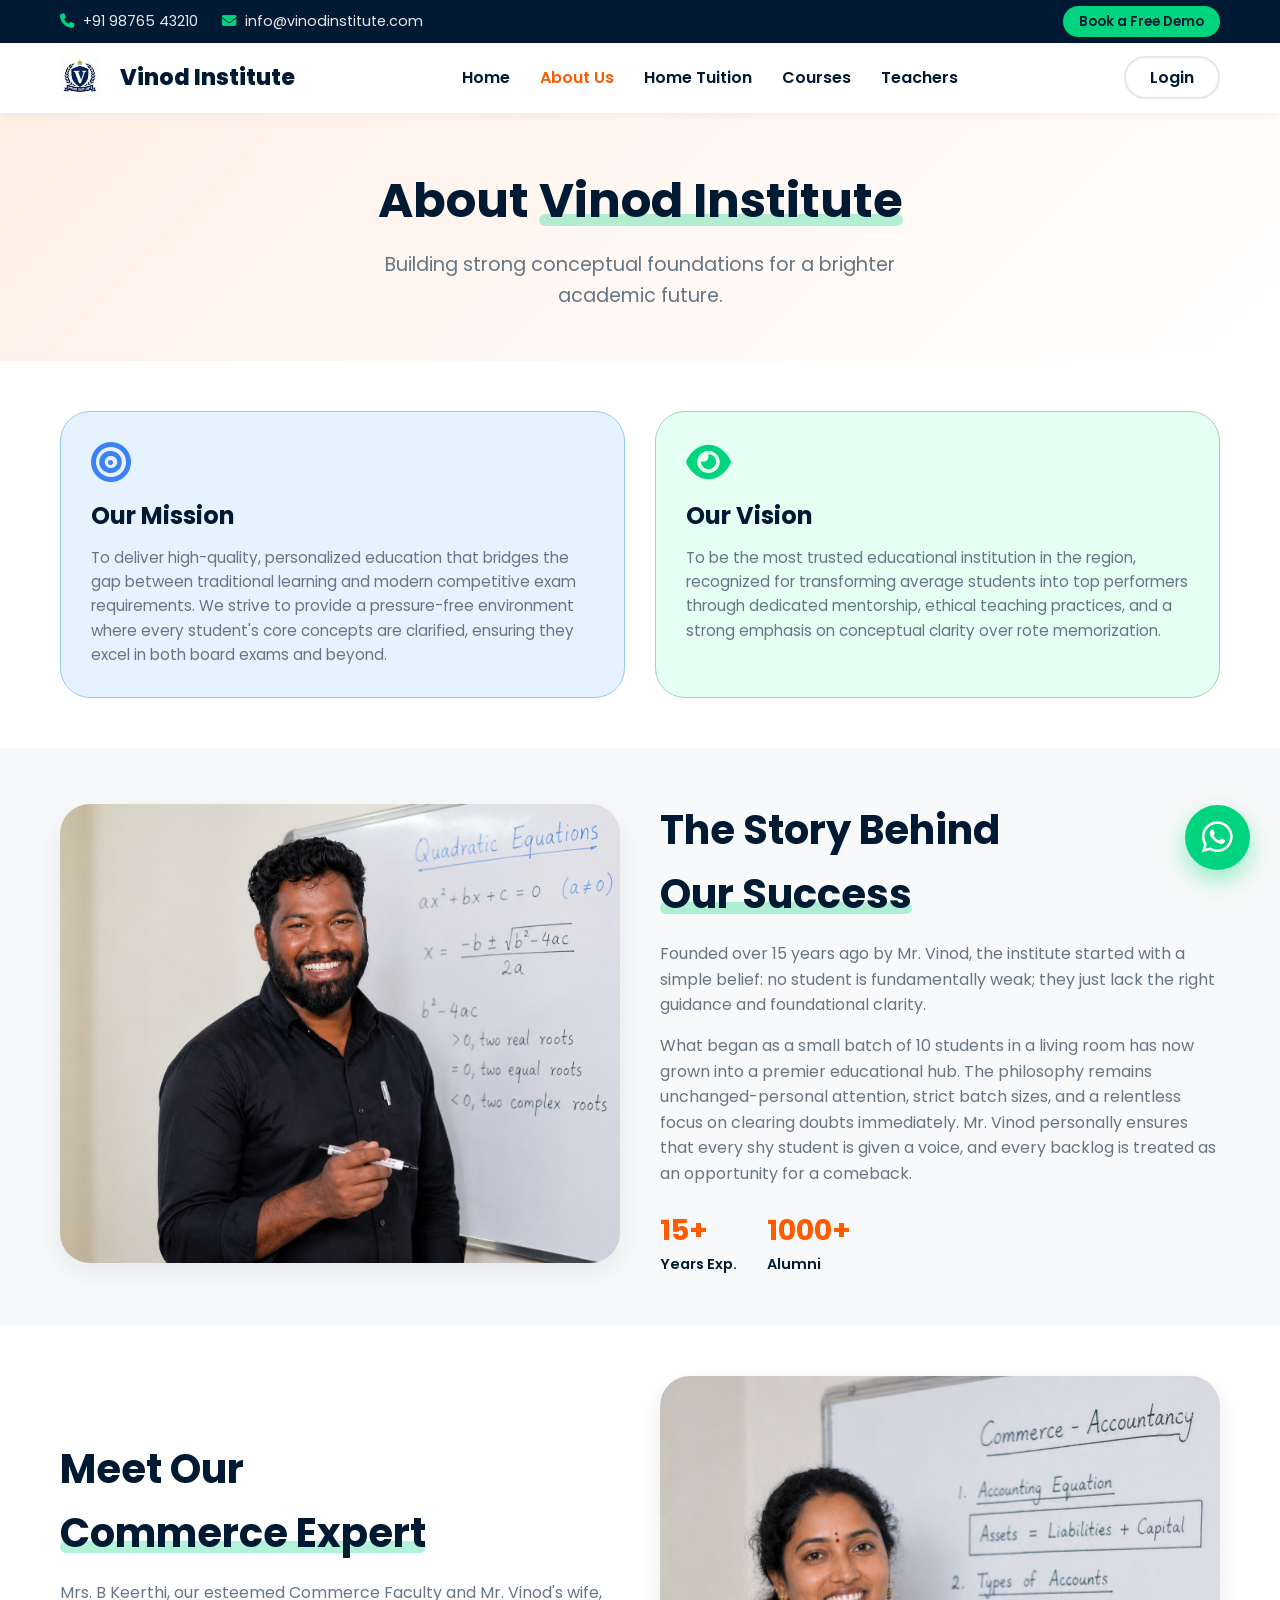
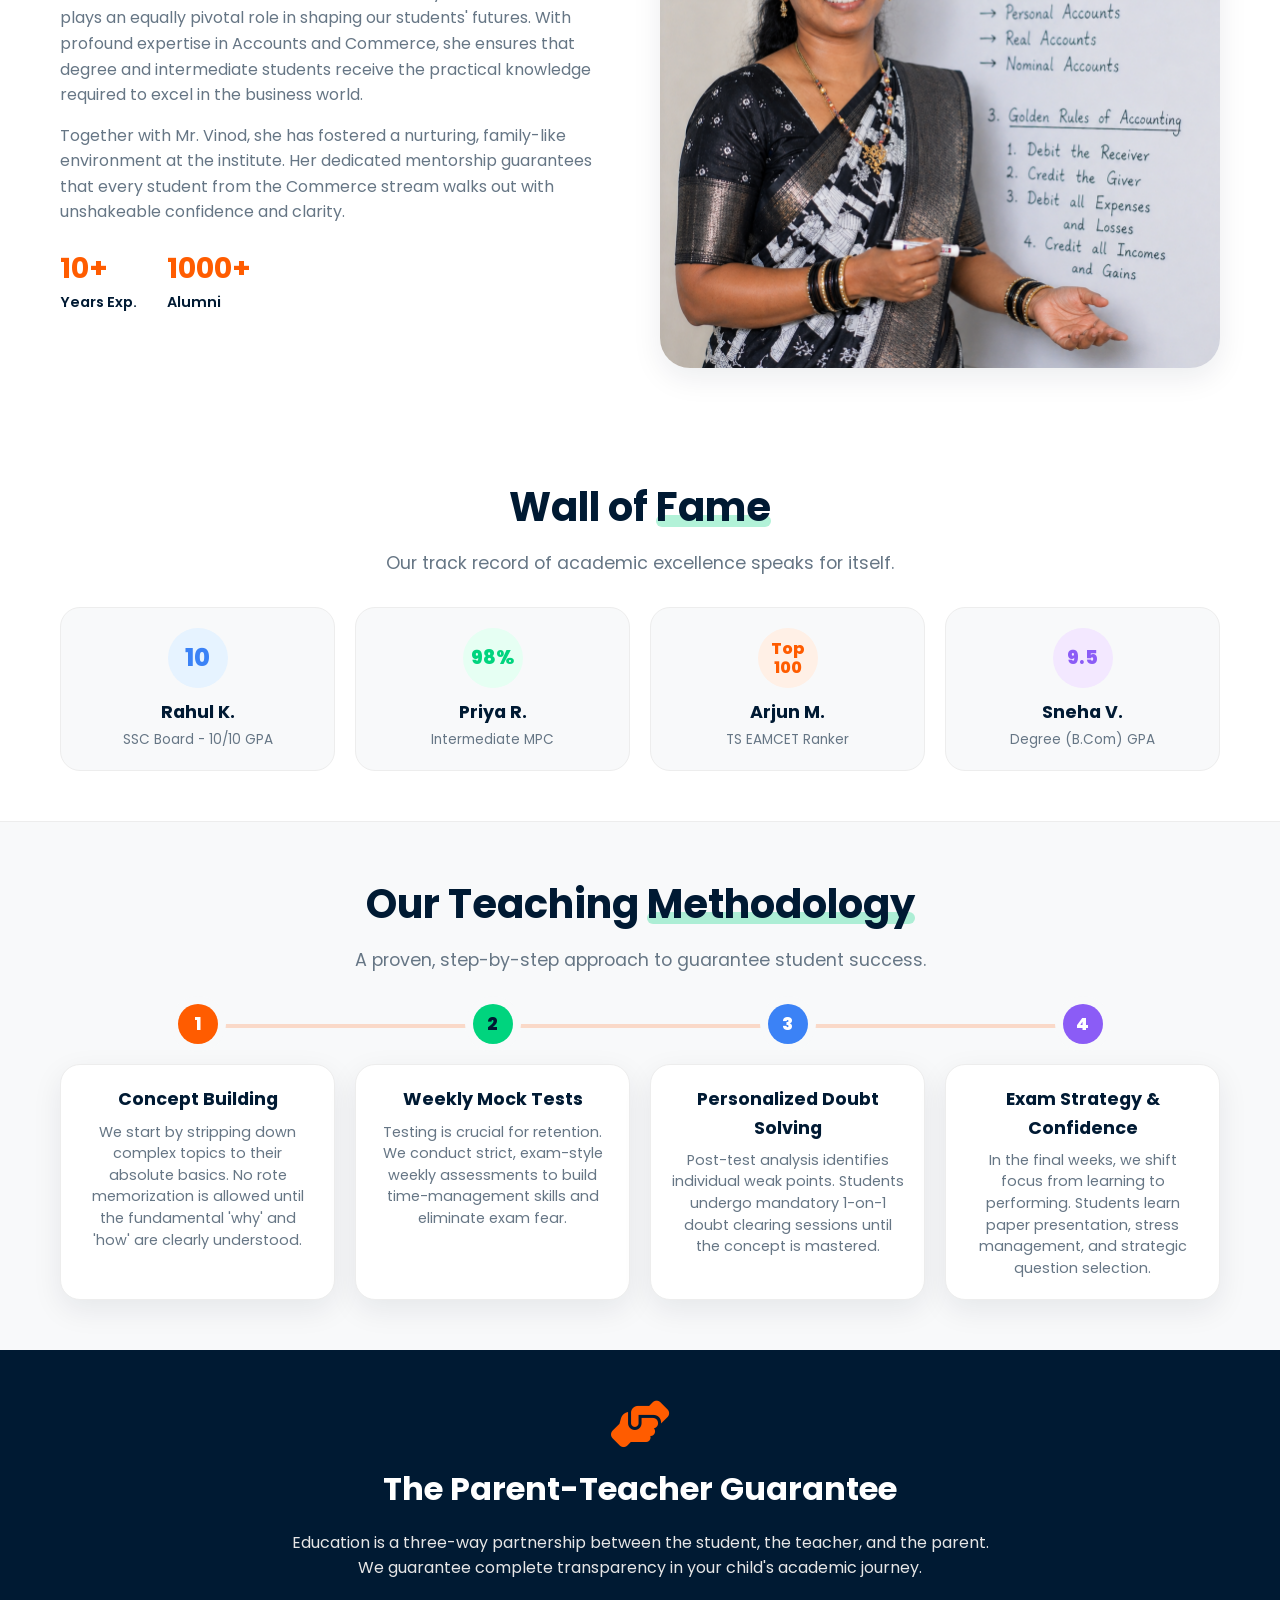
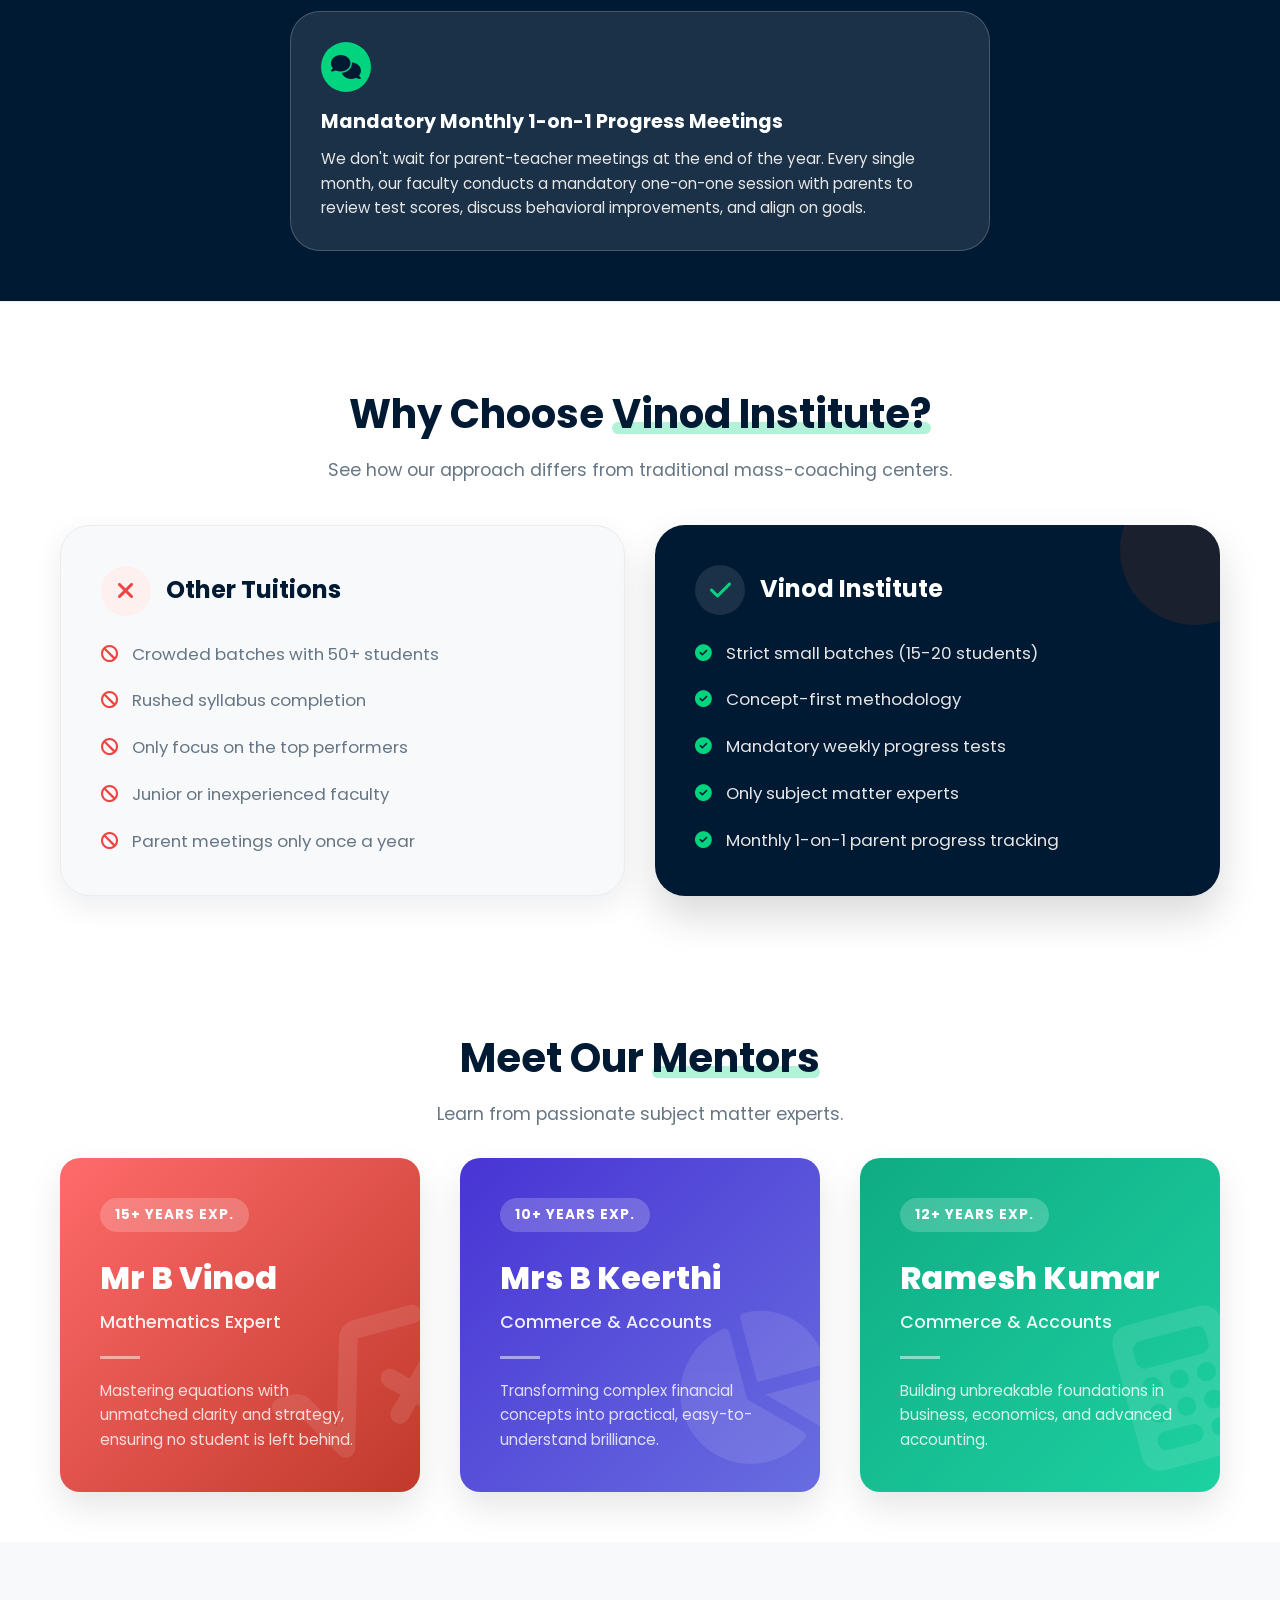
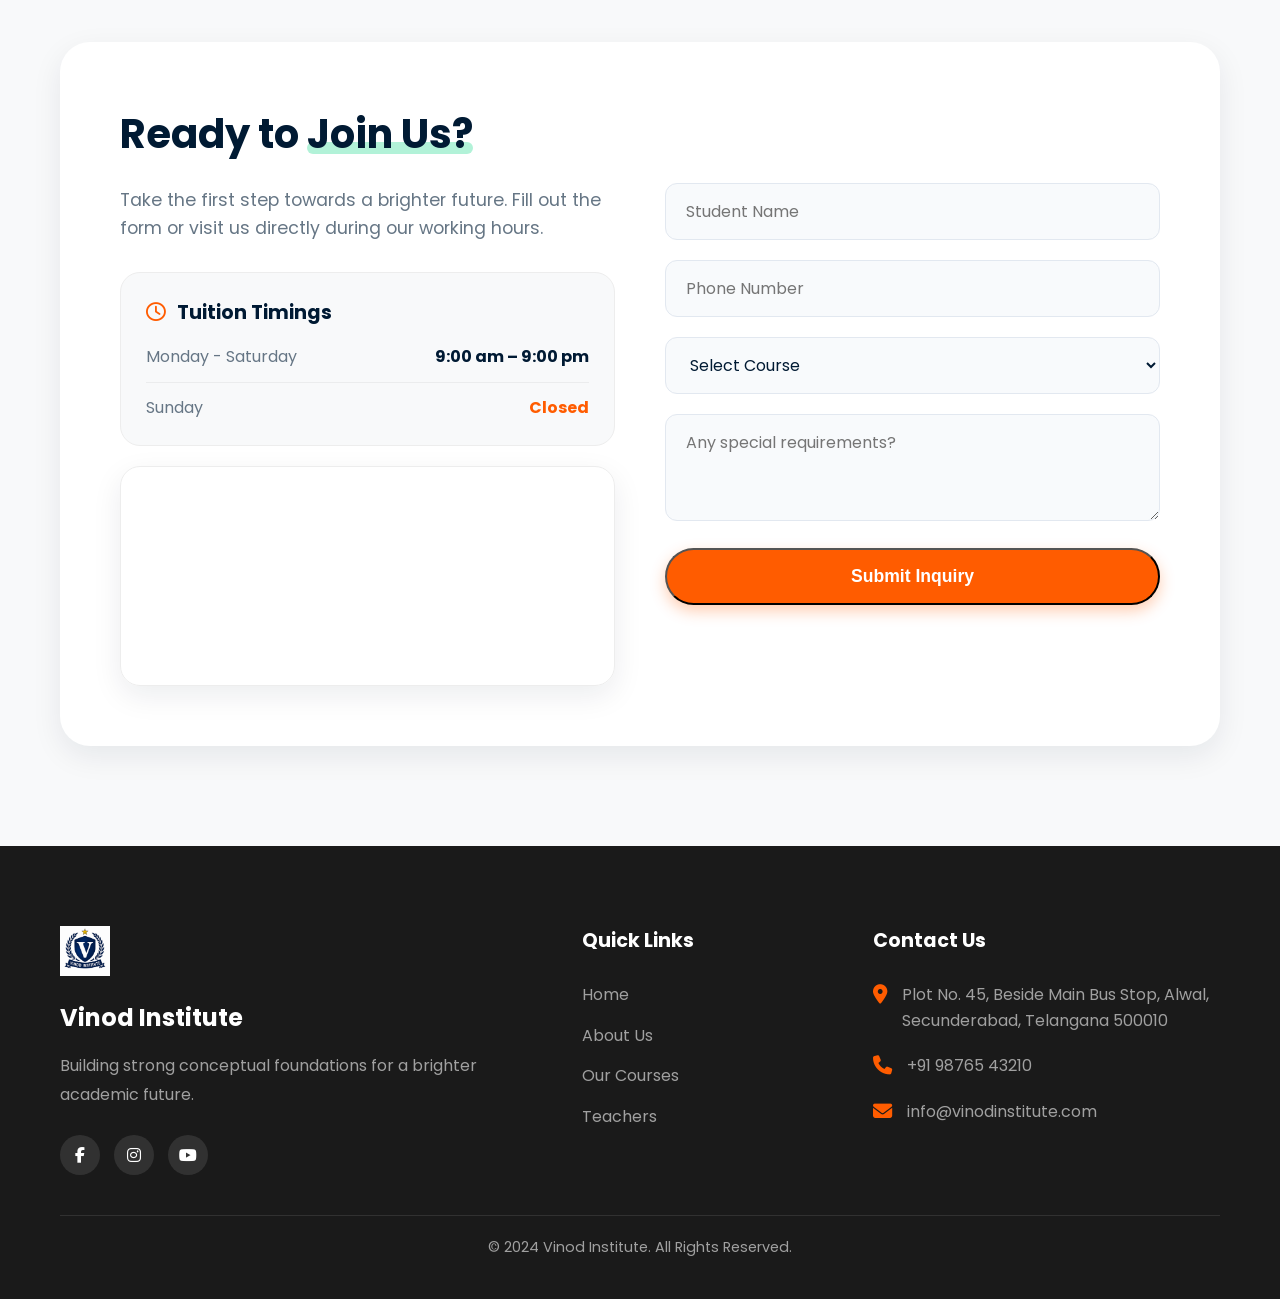
<file: about.html>
<!DOCTYPE html>
<html lang="en">

<head>
    <meta charset="UTF-8">
    <meta name="viewport" content="width=device-width, initial-scale=1.0">
    <meta name="google-site-verification" content="0CvciLpi0jlhIxBAqk1r6HY-0yw05vnNfHR23CMstzQ" />
    <title>About Us | Vinod Institute</title>
    <link href="https://fonts.googleapis.com/css2?family=Poppins:wght@400;500;600;700;800&display=swap"
        rel="stylesheet">
    <link rel="stylesheet" href="https://cdnjs.cloudflare.com/ajax/libs/font-awesome/6.4.0/css/all.min.css">
    <link rel="stylesheet" href="style.css?v=2.1">
</head>

<body>
    <!-- Top Bar -->
    <div class="top-bar">
        <div class="container top-flex">
            <div class="top-contact">
                <span><i class="fa-solid fa-phone"></i> +91 98765 43210</span>
                <span><i class="fa-solid fa-envelope"></i> info@vinodinstitute.com</span>
            </div>
            <div class="top-cta">
                <a href="#contact" class="btn-top-demo">Book a Free Demo</a>
            </div>
        </div>
    </div>

    <!-- Main Navigation -->
    <nav class="main-nav">
        <div class="container nav-flex">
            <div class="brand">
                <img src="Photos for Webiste/logo.png" alt="Vinod Institute Logo"
                    style="height: 40px; margin-right: 10px; object-fit: contain;">
                <div class="brand-text">Vinod Institute</div>
            </div>
            <ul class="nav-links">
                <li><a href="index.html">Home</a></li>
                <li><a href="about.html" style="color: var(--primary-orange);">About Us</a></li>
                <li><a href="home-tuition.html">Home Tuition</a></li>
                <li><a href="index.html#programs">Courses</a></li>
                <li><a href="#faculty">Teachers</a></li>
            </ul>
            <div class="nav-right">
                <a href="erp/index.html" class="btn-login">Login</a>
                <div class="mobile-toggle"><i class="fa-solid fa-bars"></i></div>
            </div>
        </div>
    </nav>

    <!-- Page Header -->
    <section class="page-header"
        style="background: linear-gradient(135deg, #FFF0E6 0%, #FFFFFF 100%); padding: 50px 0; text-align: center;">
        <div class="container">
            <h1 style="font-size: 3rem; margin-bottom: 10px;">About <span class="text-underline">Vinod Institute</span>
            </h1>
            <p style="color: var(--text-muted); font-size: 1.2rem; max-width: 600px; margin: 0 auto;">Building strong
                conceptual foundations for a brighter academic future.</p>
        </div>
    </section>

    <!-- Mission & Vision Section -->
    <section class="mission-vision-section" style="padding: 50px 0; background: var(--white);">
        <div class="container">
            <div class="swipe-indicator"><i class="fa-solid fa-arrow-right-long"></i> Swipe for more</div>
            <div class="mv-grid">
                <div class="mv-card"
                    style="background: var(--pastel-blue); padding: 30px; border-radius: var(--radius-xl); border: 1px solid #90CAF9;">
                    <i class="fa-solid fa-bullseye" style="font-size: 2.5rem; color: #3B82F6; margin-bottom: 15px;"></i>
                    <h3 style="font-size: 1.5rem; margin-bottom: 10px;">Our Mission</h3>
                    <p style="color: var(--text-muted); line-height: 1.6; font-size: 0.95rem;">To deliver high-quality,
                        personalized education that bridges the gap between traditional learning and modern competitive
                        exam requirements. We strive to provide a pressure-free environment where every student's core
                        concepts are clarified, ensuring they excel in both board exams and beyond.</p>
                </div>
                <div class="mv-card"
                    style="background: var(--pastel-green); padding: 30px; border-radius: var(--radius-xl); border: 1px solid #A5D6A7;">
                    <i class="fa-solid fa-eye"
                        style="font-size: 2.5rem; color: var(--accent-teal); margin-bottom: 15px;"></i>
                    <h3 style="font-size: 1.5rem; margin-bottom: 10px;">Our Vision</h3>
                    <p style="color: var(--text-muted); line-height: 1.6; font-size: 0.95rem;">To be the most trusted
                        educational institution in the region, recognized for transforming average students into top
                        performers through dedicated mentorship, ethical teaching practices, and a strong emphasis on
                        conceptual clarity over rote memorization.</p>
                </div>
            </div>
        </div>
    </section>

    <!-- Founder Story -->
    <section class="founder-story" style="padding: 50px 0; background: var(--bg-light);">
        <div class="container">
            <div style="display: grid; grid-template-columns: 1fr 1fr; gap: 40px; align-items: center;">
                <div>
                    <img src="Photos for Webiste/Founder Photo.png" alt="Mr B Vinod"
                        style="width: 100%; border-radius: var(--radius-xl); box-shadow: var(--shadow-soft);">
                </div>
                <div>
                    <h2 style="font-size: 2.5rem; margin-bottom: 15px;">The Story Behind <br><span
                            class="text-underline">Our Success</span></h2>
                    <p style="color: var(--text-muted); font-size: 1rem; line-height: 1.6; margin-bottom: 15px;">Founded
                        over 15 years ago by Mr. Vinod, the institute started with a simple belief: no student is
                        fundamentally weak; they just lack the right guidance and foundational clarity.</p>
                    <p style="color: var(--text-muted); font-size: 1rem; line-height: 1.6; margin-bottom: 20px;">What
                        began as a small batch of 10 students in a living room has now grown into a premier educational
                        hub. The philosophy remains unchanged-personal attention, strict batch sizes, and a relentless
                        focus on clearing doubts immediately. Mr. Vinod personally ensures that every shy student is
                        given a voice, and every backlog is treated as an opportunity for a comeback.</p>
                    <div style="display: flex; gap: 30px;">
                        <div>
                            <h3 style="color: var(--primary-orange); font-size: 1.8rem;">15+</h3>
                            <p style="font-weight: 600; font-size: 0.9rem;">Years Exp.</p>
                        </div>
                        <div>
                            <h3 style="color: var(--primary-orange); font-size: 1.8rem;">1000+</h3>
                            <p style="font-weight: 600; font-size: 0.9rem;">Alumni</p>
                        </div>
                    </div>
                </div>
            </div>
        </div>
    </section>

    <!-- Commerce Faculty Story -->
    <section class="commerce-faculty" style="padding: 50px 0; background: var(--white);">
        <div class="container">
            <div style="display: grid; grid-template-columns: 1fr 1fr; gap: 40px; align-items: center;">
                <div style="order: 2;">
                    <img src="Photos for Webiste/Mrs Keerthi.png" alt="Mrs B Keerthi"
                        style="width: 100%; border-radius: var(--radius-xl); box-shadow: var(--shadow-soft);">
                </div>
                <div style="order: 1;">
                    <h2 style="font-size: 2.5rem; margin-bottom: 15px;">Meet Our <br><span
                            class="text-underline">Commerce Expert</span></h2>
                    <p style="color: var(--text-muted); font-size: 1rem; line-height: 1.6; margin-bottom: 15px;">Mrs. B
                        Keerthi,
                        our esteemed Commerce Faculty and Mr. Vinod's wife, plays an equally pivotal role in shaping our
                        students' futures. With profound expertise in Accounts and Commerce, she ensures that degree and
                        intermediate students receive the practical knowledge required to excel in the business world.
                    </p>
                    <p style="color: var(--text-muted); font-size: 1rem; line-height: 1.6; margin-bottom: 20px;">
                        Together
                        with Mr. Vinod, she has fostered a nurturing, family-like environment at the institute. Her
                        dedicated
                        mentorship guarantees that every student from the Commerce stream walks out with unshakeable
                        confidence
                        and clarity.</p>
                    <div style="display: flex; gap: 30px;">
                        <div>
                            <h3 style="color: var(--primary-orange); font-size: 1.8rem;">10+</h3>
                            <p style="font-weight: 600; font-size: 0.9rem;">Years Exp.</p>
                        </div>
                        <div>
                            <h3 style="color: var(--primary-orange); font-size: 1.8rem;">1000+</h3>
                            <p style="font-weight: 600; font-size: 0.9rem;">Alumni</p>
                        </div>
                    </div>
                </div>
            </div>
        </div>
    </section>

    <!-- Wall of Fame -->
    <section class="wall-of-fame" style="padding: 50px 0; background: var(--white);">
        <div class="container">
            <div class="section-title" style="margin-bottom: 30px;">
                <h2>Wall of <span class="text-underline">Fame</span></h2>
                <p>Our track record of academic excellence speaks for itself.</p>
            </div>
            <div class="swipe-indicator"><i class="fa-solid fa-arrow-right-long"></i> Swipe for more</div>
            <div class="fame-grid">
                <!-- Student 1 -->
                <div style="background: var(--bg-light); padding: 20px; border-radius: var(--radius-lg); text-align: center; border: 1px solid #EDEDED; transition: 0.3s;"
                    onmouseover="this.style.transform='translateY(-5px)'" onmouseout="this.style.transform='none'">
                    <div
                        style="width: 60px; height: 60px; background: var(--pastel-blue); color: #3B82F6; border-radius: 50%; display: flex; align-items: center; justify-content: center; font-size: 1.5rem; margin: 0 auto 10px; font-weight: 800;">
                        10</div>
                    <h4 style="font-size: 1.1rem; margin-bottom: 2px;">Rahul K.</h4>
                    <p style="color: var(--text-muted); font-size: 0.85rem;">SSC Board - 10/10 GPA</p>
                </div>
                <!-- Student 2 -->
                <div style="background: var(--bg-light); padding: 20px; border-radius: var(--radius-lg); text-align: center; border: 1px solid #EDEDED; transition: 0.3s;"
                    onmouseover="this.style.transform='translateY(-5px)'" onmouseout="this.style.transform='none'">
                    <div
                        style="width: 60px; height: 60px; background: var(--pastel-green); color: var(--accent-teal); border-radius: 50%; display: flex; align-items: center; justify-content: center; font-size: 1.2rem; margin: 0 auto 10px; font-weight: 800;">
                        98%</div>
                    <h4 style="font-size: 1.1rem; margin-bottom: 2px;">Priya R.</h4>
                    <p style="color: var(--text-muted); font-size: 0.85rem;">Intermediate MPC</p>
                </div>
                <!-- Student 3 -->
                <div style="background: var(--bg-light); padding: 20px; border-radius: var(--radius-lg); text-align: center; border: 1px solid #EDEDED; transition: 0.3s;"
                    onmouseover="this.style.transform='translateY(-5px)'" onmouseout="this.style.transform='none'">
                    <div
                        style="width: 60px; height: 60px; background: var(--pastel-orange); color: var(--primary-orange); border-radius: 50%; display: flex; align-items: center; justify-content: center; font-size: 1rem; margin: 0 auto 10px; font-weight: 800; text-align:center; line-height:1.2;">
                        Top<br>100</div>
                    <h4 style="font-size: 1.1rem; margin-bottom: 2px;">Arjun M.</h4>
                    <p style="color: var(--text-muted); font-size: 0.85rem;">TS EAMCET Ranker</p>
                </div>
                <!-- Student 4 -->
                <div style="background: var(--bg-light); padding: 20px; border-radius: var(--radius-lg); text-align: center; border: 1px solid #EDEDED; transition: 0.3s;"
                    onmouseover="this.style.transform='translateY(-5px)'" onmouseout="this.style.transform='none'">
                    <div
                        style="width: 60px; height: 60px; background: #F3E8FF; color: #8B5CF6; border-radius: 50%; display: flex; align-items: center; justify-content: center; font-size: 1.2rem; margin: 0 auto 10px; font-weight: 800;">
                        9.5</div>
                    <h4 style="font-size: 1.1rem; margin-bottom: 2px;">Sneha V.</h4>
                    <p style="color: var(--text-muted); font-size: 0.85rem;">Degree (B.Com) GPA</p>
                </div>
            </div>
        </div>
    </section>

    <!-- Methodology Timeline -->
    <section class="methodology-timeline"
        style="padding: 50px 0; background: var(--bg-light); border-top: 1px solid #EDEDED;">
        <div class="container">
            <div class="section-title" style="margin-bottom: 30px;">
                <h2>Our Teaching <span class="text-underline">Methodology</span></h2>
                <p>A proven, step-by-step approach to guarantee student success.</p>
            </div>
            <div class="horizontal-timeline"
                style="display: flex; flex-wrap: wrap; position: relative; gap: 20px; justify-content: space-between;">
                <!-- Timeline horizontal line -->
                <div class="timeline-line"
                    style="position: absolute; top: 20px; left: 10%; right: 10%; height: 4px; background: rgba(255, 92, 0, 0.2); z-index: 1;">
                </div>

                <!-- Step 1 -->
                <div
                    style="flex: 1; min-width: 220px; text-align: center; position: relative; z-index: 2; display: flex; flex-direction: column;">
                    <div
                        style="width: 40px; height: 40px; border-radius: 50%; background: var(--primary-orange); color: var(--white); display: flex; align-items: center; justify-content: center; font-weight: 800; font-size: 1.1rem; box-shadow: 0 0 0 8px var(--bg-light); margin: 0 auto 20px;">
                        1</div>
                    <div
                        style="background: var(--white); padding: 20px; border-radius: var(--radius-lg); box-shadow: var(--shadow-soft); border: 1px solid #EDEDED; flex: 1;">
                        <h4 style="font-size: 1.1rem; margin-bottom: 8px; color: var(--text-navy);">Concept Building
                        </h4>
                        <p style="color: var(--text-muted); line-height: 1.5; font-size: 0.9rem; margin-bottom: 0;">We
                            start by stripping down complex topics to their absolute basics. No rote memorization is
                            allowed until the fundamental 'why' and 'how' are clearly understood.</p>
                    </div>
                </div>

                <!-- Step 2 -->
                <div
                    style="flex: 1; min-width: 220px; text-align: center; position: relative; z-index: 2; display: flex; flex-direction: column;">
                    <div
                        style="width: 40px; height: 40px; border-radius: 50%; background: var(--accent-teal); color: var(--text-navy); display: flex; align-items: center; justify-content: center; font-weight: 800; font-size: 1.1rem; box-shadow: 0 0 0 8px var(--bg-light); margin: 0 auto 20px;">
                        2</div>
                    <div
                        style="background: var(--white); padding: 20px; border-radius: var(--radius-lg); box-shadow: var(--shadow-soft); border: 1px solid #EDEDED; flex: 1;">
                        <h4 style="font-size: 1.1rem; margin-bottom: 8px; color: var(--text-navy);">Weekly Mock Tests
                        </h4>
                        <p style="color: var(--text-muted); line-height: 1.5; font-size: 0.9rem; margin-bottom: 0;">
                            Testing is crucial for retention. We conduct strict, exam-style weekly assessments to build
                            time-management skills and eliminate exam fear.</p>
                    </div>
                </div>

                <!-- Step 3 -->
                <div
                    style="flex: 1; min-width: 220px; text-align: center; position: relative; z-index: 2; display: flex; flex-direction: column;">
                    <div
                        style="width: 40px; height: 40px; border-radius: 50%; background: #3B82F6; color: var(--white); display: flex; align-items: center; justify-content: center; font-weight: 800; font-size: 1.1rem; box-shadow: 0 0 0 8px var(--bg-light); margin: 0 auto 20px;">
                        3</div>
                    <div
                        style="background: var(--white); padding: 20px; border-radius: var(--radius-lg); box-shadow: var(--shadow-soft); border: 1px solid #EDEDED; flex: 1;">
                        <h4 style="font-size: 1.1rem; margin-bottom: 8px; color: var(--text-navy);">Personalized Doubt
                            Solving</h4>
                        <p style="color: var(--text-muted); line-height: 1.5; font-size: 0.9rem; margin-bottom: 0;">
                            Post-test analysis identifies individual weak points. Students undergo mandatory 1-on-1
                            doubt clearing sessions until the concept is mastered.</p>
                    </div>
                </div>

                <!-- Step 4 -->
                <div
                    style="flex: 1; min-width: 220px; text-align: center; position: relative; z-index: 2; display: flex; flex-direction: column;">
                    <div
                        style="width: 40px; height: 40px; border-radius: 50%; background: #8B5CF6; color: var(--white); display: flex; align-items: center; justify-content: center; font-weight: 800; font-size: 1.1rem; box-shadow: 0 0 0 8px var(--bg-light); margin: 0 auto 20px;">
                        4</div>
                    <div
                        style="background: var(--white); padding: 20px; border-radius: var(--radius-lg); box-shadow: var(--shadow-soft); border: 1px solid #EDEDED; flex: 1;">
                        <h4 style="font-size: 1.1rem; margin-bottom: 8px; color: var(--text-navy);">Exam Strategy &
                            Confidence</h4>
                        <p style="color: var(--text-muted); line-height: 1.5; font-size: 0.9rem; margin-bottom: 0;">In
                            the final weeks, we shift focus from learning to performing. Students learn paper
                            presentation, stress management, and strategic question selection.</p>
                    </div>
                </div>
            </div>
            <style>
                @media (max-width: 768px) {
                    .timeline-line {
                        display: none;
                    }
                }
            </style>
        </div>
    </section>

    <!-- Parent-Teacher Guarantee -->
    <section class="guarantee-section"
        style="padding: 50px 0; background: var(--text-navy); color: var(--white); text-align: center;">
        <div class="container">
            <div style="max-width: 700px; margin: 0 auto;">
                <i class="fa-solid fa-handshake-angle"
                    style="font-size: 3rem; color: var(--primary-orange); margin-bottom: 15px;"></i>
                <h2 style="font-size: 2rem; margin-bottom: 15px; color: var(--white);">The Parent-Teacher Guarantee</h2>
                <p style="font-size: 1rem; color: #E6E6E6; margin-bottom: 30px; line-height: 1.6;">Education is a
                    three-way partnership between the student, the teacher, and the parent. We guarantee complete
                    transparency in your child's academic journey.</p>

                <div
                    style="background: rgba(255,255,255,0.1); padding: 30px; border-radius: var(--radius-xl); border: 1px solid rgba(255,255,255,0.2); text-align: left;">
                    <div
                        style="width: 50px; height: 50px; background: var(--accent-teal); color: var(--text-navy); border-radius: 50%; display: flex; align-items: center; justify-content: center; font-size: 1.5rem; margin-bottom: 15px;">
                        <i class="fa-solid fa-comments"></i>
                    </div>
                    <h3 style="font-size: 1.2rem; margin-bottom: 10px; color: var(--white);">Mandatory Monthly 1-on-1
                        Progress Meetings</h3>
                    <p style="color: #E6E6E6; font-size: 0.95rem; line-height: 1.6; margin-bottom: 0;">We don't wait for
                        parent-teacher meetings at the end of the year. Every single month, our faculty conducts a
                        mandatory one-on-one session with parents to review test scores, discuss behavioral
                        improvements, and align on goals.</p>
                </div>
            </div>
        </div>
    </section>

    <!-- Comparison Section -->
    <section class="comparison-section"
        style="padding: 80px 0; background: var(--white); border-top: 1px solid #EDEDED;">
        <div class="container">
            <div class="section-title" style="margin-bottom: 40px;">
                <h2>Why Choose <span class="text-underline">Vinod Institute?</span></h2>
                <p>See how our approach differs from traditional mass-coaching centers.</p>
            </div>
            <div class="comparison-grid" style="display: grid; grid-template-columns: 1fr 1fr; gap: 30px;">
                <!-- Others -->
                <div class="comp-card others"
                    style="background: var(--bg-light); padding: 40px; border-radius: var(--radius-xl); border: 1px solid #EDEDED; box-shadow: var(--shadow-soft);">
                    <div style="display: flex; align-items: center; margin-bottom: 25px;">
                        <div
                            style="width: 50px; height: 50px; background: #FFF0F0; color: #EF4444; border-radius: 50%; display: flex; align-items: center; justify-content: center; font-size: 1.5rem; margin-right: 15px;">
                            <i class="fa-solid fa-xmark"></i>
                        </div>
                        <h3 style="font-size: 1.5rem; color: var(--text-navy);">Other Tuitions</h3>
                    </div>
                    <ul class="comp-list" style="list-style: none; padding: 0; margin: 0;">
                        <li style="margin-bottom: 20px; color: var(--text-muted); font-size: 1.05rem;"><i
                                class="fa-solid fa-ban" style="color: #EF4444; margin-right: 10px;"></i> Crowded batches
                            with 50+ students</li>
                        <li style="margin-bottom: 20px; color: var(--text-muted); font-size: 1.05rem;"><i
                                class="fa-solid fa-ban" style="color: #EF4444; margin-right: 10px;"></i> Rushed syllabus
                            completion</li>
                        <li style="margin-bottom: 20px; color: var(--text-muted); font-size: 1.05rem;"><i
                                class="fa-solid fa-ban" style="color: #EF4444; margin-right: 10px;"></i> Only focus on
                            the top performers</li>
                        <li style="margin-bottom: 20px; color: var(--text-muted); font-size: 1.05rem;"><i
                                class="fa-solid fa-ban" style="color: #EF4444; margin-right: 10px;"></i> Junior or
                            inexperienced faculty</li>
                        <li style="color: var(--text-muted); font-size: 1.05rem;"><i class="fa-solid fa-ban"
                                style="color: #EF4444; margin-right: 10px;"></i> Parent meetings only once a year</li>
                    </ul>
                </div>

                <!-- Vinod Institute -->
                <div class="comp-card vi"
                    style="background: var(--text-navy); padding: 40px; border-radius: var(--radius-xl); box-shadow: 0 20px 40px rgba(0,0,0,0.15); position: relative; overflow: hidden; color: var(--white);">
                    <!-- Decorative element -->
                    <div
                        style="position: absolute; top: -50px; right: -50px; width: 150px; height: 150px; background: var(--primary-orange); border-radius: 50%; opacity: 0.1;">
                    </div>

                    <div
                        style="display: flex; align-items: center; margin-bottom: 25px; position: relative; z-index: 2;">
                        <div
                            style="width: 50px; height: 50px; background: rgba(255,255,255,0.1); color: var(--accent-teal); border-radius: 50%; display: flex; align-items: center; justify-content: center; font-size: 1.5rem; margin-right: 15px;">
                            <i class="fa-solid fa-check"></i>
                        </div>
                        <h3 style="font-size: 1.5rem; color: var(--white);">Vinod Institute</h3>
                    </div>
                    <ul class="comp-list"
                        style="list-style: none; padding: 0; margin: 0; position: relative; z-index: 2;">
                        <li style="margin-bottom: 20px; color: #E6E6E6; font-size: 1.05rem;"><i
                                class="fa-solid fa-circle-check"
                                style="color: var(--accent-teal); margin-right: 10px;"></i> Strict small batches (15-20
                            students)</li>
                        <li style="margin-bottom: 20px; color: #E6E6E6; font-size: 1.05rem;"><i
                                class="fa-solid fa-circle-check"
                                style="color: var(--accent-teal); margin-right: 10px;"></i> Concept-first methodology
                        </li>
                        <li style="margin-bottom: 20px; color: #E6E6E6; font-size: 1.05rem;"><i
                                class="fa-solid fa-circle-check"
                                style="color: var(--accent-teal); margin-right: 10px;"></i> Mandatory weekly progress
                            tests</li>
                        <li style="margin-bottom: 20px; color: #E6E6E6; font-size: 1.05rem;"><i
                                class="fa-solid fa-circle-check"
                                style="color: var(--accent-teal); margin-right: 10px;"></i> Only subject matter experts
                        </li>
                        <li style="color: #E6E6E6; font-size: 1.05rem;"><i class="fa-solid fa-circle-check"
                                style="color: var(--accent-teal); margin-right: 10px;"></i> Monthly 1-on-1 parent
                            progress tracking</li>
                    </ul>
                </div>
            </div>
            <style>
                @media (max-width: 768px) {
                    .comparison-grid {
                        grid-template-columns: 1fr !important;
                    }
                }

                .comp-card {
                    transition: transform 0.3s ease;
                }

                .comp-card:hover {
                    transform: translateY(-10px);
                }
            </style>
        </div>
    </section>

    <!-- Faculty Section (Reused from index.html) -->
    <section id="faculty" class="faculty-section" style="padding: 50px 0; background: var(--white);">
        <div class="container">
            <div class="section-title" style="margin-bottom: 30px;">
                <h2>Meet Our <span class="text-underline">Mentors</span></h2>
                <p>Learn from passionate subject matter experts.</p>
            </div>
            <div class="swipe-indicator"><i class="fa-solid fa-arrow-right-long"></i> Swipe for more</div>
            <div class="faculty-grid">
                <div class="mentor-card theme-math">
                    <div class="m-watermark"><i class="fa-solid fa-square-root-variable"></i></div>
                    <div class="m-content">
                        <div class="m-exp">15+ Years Exp.</div>
                        <h4 class="m-name">Mr B Vinod</h4>
                        <p class="m-subject">Mathematics Expert</p>
                        <div class="m-divider"></div>
                        <p class="m-desc">Mastering equations with unmatched clarity and strategy, ensuring no student
                            is left behind.</p>
                    </div>
                </div>
                <div class="mentor-card theme-commerce">
                    <div class="m-watermark"><i class="fa-solid fa-chart-pie"></i></div>
                    <div class="m-content">
                        <div class="m-exp">10+ Years Exp.</div>
                        <h4 class="m-name">Mrs B Keerthi</h4>
                        <p class="m-subject">Commerce & Accounts</p>
                        <div class="m-divider"></div>
                        <p class="m-desc">Transforming complex financial concepts into practical, easy-to-understand
                            brilliance.</p>
                    </div>
                </div>
                <div class="mentor-card theme-accounts">
                    <div class="m-watermark"><i class="fa-solid fa-calculator"></i></div>
                    <div class="m-content">
                        <div class="m-exp">12+ Years Exp.</div>
                        <h4 class="m-name">Ramesh Kumar</h4>
                        <p class="m-subject">Commerce & Accounts</p>
                        <div class="m-divider"></div>
                        <p class="m-desc">Building unbreakable foundations in business, economics, and advanced
                            accounting.</p>
                    </div>
                </div>
            </div>
        </div>
    </section>

    <!-- Inquiry Form Section -->
    <section id="inquiry" class="inquiry-section">
        <div class="container">
            <div class="inquiry-box">
                <div class="inquiry-left">
                    <h2>Ready to <span class="text-underline">Join Us?</span></h2>
                    <p>Take the first step towards a brighter future. Fill out the form or visit us directly during our
                        working hours.</p>

                    <div class="contact-info-grid"
                        style="display: grid; grid-template-columns: 1fr; gap: 20px; margin-top: 30px;">
                        <!-- Timings Card -->
                        <div class="timings-card"
                            style="background: var(--bg-light); padding: 25px; border-radius: var(--radius-lg); border: 1px solid #EDEDED;">
                            <h4 style="margin-bottom: 15px; font-size: 1.2rem; color: var(--text-navy);"><i
                                    class="fa-regular fa-clock"
                                    style="color: var(--primary-orange); margin-right: 8px;"></i> Tuition Timings</h4>
                            <ul
                                style="list-style: none; padding: 0; margin: 0; font-size: 1rem; color: var(--text-muted);">
                                <li
                                    style="display: flex; justify-content: space-between; margin-bottom: 12px; padding-bottom: 12px; border-bottom: 1px solid rgba(0,0,0,0.05);">
                                    <span>Monday - Saturday</span> <strong style="color: var(--text-navy);">9:00 am –
                                        9:00 pm</strong></li>
                                <li style="display: flex; justify-content: space-between;"><span>Sunday</span> <strong
                                        style="color: var(--primary-orange);">Closed</strong></li>
                            </ul>
                        </div>

                        <!-- Map Preview -->
                        <div class="map-card"
                            style="border-radius: var(--radius-lg); overflow: hidden; height: 220px; box-shadow: var(--shadow-soft); border: 1px solid #EDEDED;">
                            <iframe
                                src="https://maps.google.com/maps?q=FGW4%2B7H%20Secunderabad,%20Telangana&t=&z=15&ie=UTF8&iwloc=&output=embed"
                                width="100%" height="100%" style="border:0;" allowfullscreen="" loading="lazy"
                                referrerpolicy="no-referrer-when-downgrade"></iframe>
                        </div>
                    </div>
                </div>
                <div class="inquiry-right">
                    <form id="enrollForm" class="enroll-form">
                        <div class="form-group">
                            <input type="text" id="studentName" placeholder="Student Name" required>
                        </div>
                        <div class="form-group">
                            <input type="tel" id="studentPhone" placeholder="Phone Number" required>
                        </div>
                        <div class="form-group">
                            <select id="courseSelect" required>
                                <option value="" disabled selected>Select Course</option>
                                <option value="SSC">SSC (Class VI-X)</option>
                                <option value="Intermediate">Intermediate</option>
                                <option value="Degree">Degree (UG)</option>
                                <option value="Engineering">Engineering (B.Tech)</option>
                            </select>
                        </div>
                        <div class="form-group">
                            <textarea id="message" rows="3" placeholder="Any special requirements?"></textarea>
                        </div>
                        <button type="submit" class="btn-primary btn-large" style="width: 100%;">Submit Inquiry</button>
                    </form>
                </div>
            </div>
        </div>
    </section>

    <!-- Contact & Footer -->
    <footer id="contact" class="site-footer">
        <div class="container">
            <div class="footer-grid">
                <div class="f-brand">
                    <img src="Photos for Webiste/logo.png" alt="Vinod Institute Logo"
                        style="height: 50px; margin-bottom: 15px; object-fit: contain;">
                    <h3>Vinod Institute</h3>
                    <p>Building strong conceptual foundations for a brighter academic future.</p>
                    <div class="social-icons">
                        <a href="#"><i class="fa-brands fa-facebook-f"></i></a>
                        <a href="#"><i class="fa-brands fa-instagram"></i></a>
                        <a href="#"><i class="fa-brands fa-youtube"></i></a>
                    </div>
                </div>
                <div class="f-links">
                    <h4>Quick Links</h4>
                    <ul>
                        <li><a href="index.html">Home</a></li>
                        <li><a href="about.html">About Us</a></li>
                        <li><a href="index.html#programs">Our Courses</a></li>
                        <li><a href="#faculty">Teachers</a></li>
                    </ul>
                </div>
                <div class="f-contact">
                    <h4>Contact Us</h4>
                    <ul>
                        <li><i class="fa-solid fa-location-dot"></i>
                            <div>Plot No. 45, Beside Main Bus Stop, Alwal, Secunderabad, Telangana 500010</div>
                        </li>
                        <li><i class="fa-solid fa-phone"></i> +91 98765 43210</li>
                        <li><i class="fa-solid fa-envelope"></i> info@vinodinstitute.com</li>
                    </ul>
                </div>
            </div>
            <div
                style="border-top: 1px solid rgba(255,255,255,0.1); margin-top: 40px; padding-top: 20px; text-align: center; color: #A0A0A0; font-size: 0.9rem;">
                <p>&copy; 2024 Vinod Institute. All Rights Reserved.</p>
            </div>
        </div>
    </footer>

    <!-- Floating Connect Form / Widget -->
    <a href="https://wa.me/919876543210" class="whatsapp-float">
        <i class="fa-brands fa-whatsapp"></i>
    </a>

    <script src="script.js"></script>
</body>

</html>
</file>
<file: style.css>
:root {
    --primary-orange: #FF5C00;
    --primary-hover: #E65300;
    --accent-teal: #00D47E;
    --text-navy: #001A33;
    --text-muted: #667685;
    --bg-light: #F8F9FA;
    --white: #FFFFFF;

    --pastel-yellow: #FFF9E6;
    --pastel-green: #E6FFF3;
    --pastel-blue: #E6F3FF;
    --pastel-orange: #FFF0E6;

    --font-main: 'Poppins', sans-serif;
    --radius-lg: 20px;
    --radius-xl: 30px;
    --shadow-soft: 0 10px 30px rgba(0, 26, 51, 0.08);
}

* {
    margin: 0;
    padding: 0;
    box-sizing: border-box;
}

body {
    font-family: var(--font-main);
    color: var(--text-navy);
    background: var(--bg-light);
    line-height: 1.6;
    overflow-x: hidden;
}

a {
    text-decoration: none;
    color: inherit;
    transition: 0.3s;
}

ul {
    list-style: none;
}

.container {
    max-width: 1200px;
    margin: 0 auto;
    padding: 0 20px;
}

/* Buttons */
.btn-primary {
    background: var(--primary-orange);
    color: var(--white) !important;
    padding: 12px 28px;
    border-radius: 50px;
    font-weight: 600;
    display: inline-block;
    box-shadow: 0 6px 15px rgba(255, 92, 0, 0.3);
    transition: 0.3s;
}

.btn-primary:hover {
    transform: translateY(-3px);
    box-shadow: 0 10px 20px rgba(255, 92, 0, 0.4);
    background: var(--primary-hover);
}

.btn-large {
    padding: 16px 36px;
    font-size: 1.1rem;
}

.btn-outline {
    background: transparent;
    color: var(--primary-orange);
    border: 2px solid var(--primary-orange);
    padding: 8px 20px;
    border-radius: 50px;
    font-weight: 600;
    display: inline-block;
}

.btn-outline:hover {
    background: var(--primary-orange);
    color: var(--white);
}

/* Typography */
h1,
h2,
h3,
h4 {
    font-weight: 700;
    color: var(--text-navy);
}

.text-underline {
    position: relative;
    z-index: 1;
}

.text-underline::after {
    content: '';
    position: absolute;
    left: 0;
    bottom: 8px;
    width: 100%;
    height: 12px;
    background: rgba(0, 212, 126, 0.3);
    z-index: -1;
    border-radius: 10px;
}

.section-title {
    text-align: center;
    margin-bottom: 50px;
}

.section-title h2 {
    font-size: 2.5rem;
    margin-bottom: 10px;
}

.section-title p {
    color: var(--text-muted);
    font-size: 1.1rem;
}

/* Top Bar */
.top-bar {
    background: var(--text-navy);
    color: var(--white);
    padding: 10px 0;
    font-size: 0.9rem;
}

.top-flex {
    display: flex;
    justify-content: space-between;
    align-items: center;
}

.top-contact span {
    margin-right: 20px;
    color: #E6E6E6;
}

.top-contact i {
    color: var(--accent-teal);
    margin-right: 5px;
}

.btn-top-demo {
    background: var(--accent-teal);
    padding: 6px 16px;
    border-radius: 30px;
    font-weight: 600;
    color: var(--text-navy) !important;
    font-size: 0.85rem;
}

.btn-top-demo:hover {
    background: #00bf71;
}

/* Navigation */
.main-nav {
    background: var(--white);
    padding: 15px 0;
    position: sticky;
    top: 0;
    z-index: 100;
    box-shadow: 0 2px 10px rgba(0, 0, 0, 0.05);
}

.nav-flex {
    display: flex;
    justify-content: space-between;
    align-items: center;
}

.brand {
    display: flex;
    align-items: center;
    gap: 10px;
}

.logo-icon {
    width: 45px;
    height: 45px;
    background: var(--primary-orange);
    color: var(--white);
    border-radius: 12px;
    display: flex;
    align-items: center;
    justify-content: center;
    font-size: 1.2rem;
    font-weight: 800;
}

.brand-text {
    font-size: 1.4rem;
    font-weight: 800;
    color: var(--text-navy);
}

.nav-links {
    display: flex;
    gap: 30px;
}

.nav-links li a {
    font-weight: 600;
    color: var(--text-navy);
    display: flex;
    align-items: center;
    gap: 8px;
}

.nav-links li a:hover {
    color: var(--primary-orange);
}

.badge-new {
    background: var(--accent-teal);
    color: var(--text-navy);
    font-size: 0.7rem;
    padding: 2px 6px;
    border-radius: 10px;
    font-weight: 700;
}

.btn-login {
    font-weight: 600;
    color: var(--text-navy);
    border: 2px solid #E6E6E6;
    padding: 8px 24px;
    border-radius: 50px;
}

.btn-login:hover {
    border-color: var(--primary-orange);
    color: var(--primary-orange);
}

.mobile-toggle {
    display: none;
    font-size: 1.5rem;
    cursor: pointer;
}

/* Hero Section */
.hero {
    background: linear-gradient(135deg, #FFF0E6 0%, #FFFFFF 100%);
    padding: 80px 0 160px;
    position: relative;
    overflow: hidden;
}

.shape-dot {
    position: absolute;
    width: 100px;
    height: 100px;
    background-image: radial-gradient(var(--primary-orange) 2px, transparent 2px);
    background-size: 15px 15px;
    opacity: 0.2;
}

.shape-1 {
    top: 10%;
    left: 5%;
}

.shape-circle {
    position: absolute;
    border: 20px solid rgba(0, 212, 126, 0.1);
    border-radius: 50%;
}

.shape-2 {
    width: 300px;
    height: 300px;
    bottom: -50px;
    right: -50px;
}

.hero-grid {
    display: grid;
    grid-template-columns: 1fr 1fr;
    gap: 60px;
    align-items: center;
    position: relative;
    z-index: 2;
}

.price-badge {
    display: inline-block;
    background: var(--white);
    color: var(--text-navy);
    font-weight: 700;
    padding: 8px 20px;
    border-radius: 50px;
    box-shadow: var(--shadow-soft);
    margin-bottom: 25px;
    border-left: 4px solid var(--accent-teal);
}

.hero-left h1 {
    font-size: 4rem;
    line-height: 1.1;
    margin-bottom: 30px;
}

.hero-bullets {
    margin-bottom: 40px;
}

.hero-bullets li {
    font-size: 1.1rem;
    font-weight: 500;
    margin-bottom: 15px;
    display: flex;
    align-items: center;
    gap: 15px;
}

.hero-bullets i {
    color: #FFB800;
    background: #FFF9E6;
    width: 35px;
    height: 35px;
    border-radius: 50%;
    display: flex;
    align-items: center;
    justify-content: center;
}

.hero-right {
    position: relative;
    display: flex;
    justify-content: center;
}

.hero-image-box {
    position: relative;
    width: 100%;
    max-width: 500px;
    border-radius: var(--radius-xl);
    overflow: hidden;
    box-shadow: var(--shadow-soft);
    border: 15px solid var(--white);
    transform: rotate(2deg);
    transition: 0.3s;
}

.hero-image-box:hover {
    transform: rotate(0deg) translateY(-10px);
}

.hero-image-box img {
    width: 100%;
    display: block;
    object-fit: cover;
}

/* Stats Overlap */
.stats-overlap {
    position: relative;
    z-index: 10;
    margin-top: -80px;
    margin-bottom: 80px;
}

.stats-grid {
    display: grid;
    grid-template-columns: repeat(4, 1fr);
    gap: 30px;
    background: var(--white);
    padding: 40px;
    border-radius: var(--radius-lg);
    box-shadow: var(--shadow-soft);
}

.stat-card {
    text-align: center;
    border-right: 1px solid #EEEEEE;
}

.stat-card:last-child {
    border-right: none;
}

.stat-card h2 {
    font-size: 2.8rem;
    color: var(--primary-orange);
    line-height: 1;
    margin-bottom: 10px;
    font-weight: 800;
}

.stat-card p {
    font-weight: 600;
    color: var(--text-muted);
}

/* Courses Section */
.courses-section {
    padding: 50px 0 100px;
    background: var(--white);
}

.courses-grid {
    display: grid;
    grid-template-columns: repeat(2, 1fr);
    gap: 30px;
}

.course-card {
    display: flex;
    justify-content: space-between;
    align-items: center;
    padding: 40px;
    border-radius: var(--radius-xl);
    transition: 0.3s;
}

.course-card:hover {
    transform: translateY(-5px);
    box-shadow: var(--shadow-soft);
}

.pastel-yellow {
    background: var(--pastel-yellow);
    border: 1px solid #FFE082;
}

.pastel-green {
    background: var(--pastel-green);
    border: 1px solid #A5D6A7;
}

.pastel-blue {
    background: var(--pastel-blue);
    border: 1px solid #90CAF9;
}

.pastel-orange {
    background: var(--pastel-orange);
    border: 1px solid #FFCC80;
}

.course-content h3 {
    font-size: 1.6rem;
    margin-bottom: 10px;
}

.course-content p {
    color: var(--text-muted);
    margin-bottom: 25px;
    font-size: 1.05rem;
}

.course-img {
    width: 100px;
    height: 100px;
    background: var(--white);
    border-radius: 50%;
    display: flex;
    align-items: center;
    justify-content: center;
    font-size: 2.5rem;
    color: var(--primary-orange);
    box-shadow: var(--shadow-soft);
}

/* Highlights Section */
.highlights-section {
    background: var(--white);
    padding: 0 0 100px;
}

.highlights-grid {
    display: grid;
    grid-template-columns: repeat(4, 1fr);
    gap: 20px;
}

.highlight-card {
    background: var(--bg-light);
    border-radius: var(--radius-lg);
    padding: 30px 20px;
    text-align: center;
    transition: 0.3s;
    border: 1px solid #EDEDED;
}

.highlight-card:hover {
    transform: translateY(-5px);
    box-shadow: var(--shadow-soft);
}

.highlight-card .icon-wrap {
    width: 60px;
    height: 60px;
    border-radius: 15px;
    display: flex;
    align-items: center;
    justify-content: center;
    font-size: 1.5rem;
    color: var(--white);
    margin: 0 auto 20px;
}

.highlight-card h4 {
    font-size: 1.1rem;
    margin-bottom: 8px;
}

.highlight-card p {
    font-size: 0.9rem;
    color: var(--text-muted);
}

/* Specialized Care Section */
.special-care-section {
    padding: 80px 0 100px;
    background: var(--bg-light);
    border-top: 1px solid #EDEDED;
}

.care-grid {
    display: grid;
    grid-template-columns: repeat(2, 1fr);
    gap: 30px;
}

.care-card {
    background: var(--white);
    padding: 40px;
    border-radius: var(--radius-xl);
    display: flex;
    gap: 25px;
    align-items: flex-start;
    box-shadow: var(--shadow-soft);
    transition: 0.3s;
    border: 1px solid #EDEDED;
}

.care-card:hover {
    transform: translateY(-5px);
    box-shadow: 0 15px 35px rgba(0, 26, 51, 0.08);
}

.care-card .icon-wrap {
    width: 70px;
    height: 70px;
    min-width: 70px;
    border-radius: 50%;
    display: flex;
    align-items: center;
    justify-content: center;
    font-size: 1.8rem;
    color: var(--white);
}

.care-content h4 {
    font-size: 1.3rem;
    margin-bottom: 8px;
    color: var(--text-navy);
}

.care-content p {
    color: var(--text-muted);
    font-size: 1rem;
    line-height: 1.6;
}

/* Faculty Section */
.faculty-section {
    padding: 100px 0;
    background: var(--bg-light);
}

.faculty-grid {
    display: grid;
    grid-template-columns: repeat(3, 1fr);
    gap: 40px;
}

.mentor-card {
    position: relative;
    padding: 40px;
    border-radius: 20px;
    overflow: hidden;
    color: var(--white);
    transition: all 0.4s cubic-bezier(0.175, 0.885, 0.32, 1.275);
    cursor: pointer;
    z-index: 1;
    box-shadow: 0 15px 35px rgba(0,0,0,0.1);
    text-align: left;
}

.mentor-card::before {
    content: '';
    position: absolute;
    top: 0; left: 0; right: 0; bottom: 0;
    background: linear-gradient(135deg, rgba(255,255,255,0.1), rgba(255,255,255,0));
    z-index: 2;
    opacity: 0;
    transition: 0.4s;
}

.mentor-card:hover {
    transform: translateY(-15px) scale(1.03);
    box-shadow: 0 25px 50px rgba(0,0,0,0.2);
}

.mentor-card:hover::before {
    opacity: 1;
}

.theme-math {
    background: linear-gradient(135deg, #FF6B6B, #C0392B);
}
.theme-commerce {
    background: linear-gradient(135deg, #4834D4, #686DE0);
}
.theme-accounts {
    background: linear-gradient(135deg, #10AC84, #1DD1A1);
}

.m-watermark {
    position: absolute;
    bottom: -20px;
    right: -20px;
    font-size: 150px;
    opacity: 0.1;
    z-index: 1;
    transform: rotate(-15deg);
    transition: 0.5s;
}

.mentor-card:hover .m-watermark {
    transform: rotate(0deg) scale(1.1);
    opacity: 0.2;
}

.m-content {
    position: relative;
    z-index: 3;
}

.m-exp {
    display: inline-block;
    padding: 6px 15px;
    background: rgba(255, 255, 255, 0.2);
    backdrop-filter: blur(5px);
    border-radius: 50px;
    font-size: 0.85rem;
    font-weight: 700;
    letter-spacing: 1px;
    margin-bottom: 20px;
    text-transform: uppercase;
}

.m-name {
    font-size: 2rem;
    font-weight: 800;
    margin-bottom: 5px;
    color: var(--white);
}

.m-subject {
    font-size: 1.1rem;
    font-weight: 500;
    opacity: 0.9;
    margin-bottom: 20px;
}

.m-divider {
    height: 3px;
    width: 40px;
    background: rgba(255, 255, 255, 0.5);
    margin-bottom: 20px;
    transition: 0.4s;
}

.mentor-card:hover .m-divider {
    width: 80px;
    background: var(--white);
}

.m-desc {
    font-size: 0.95rem;
    opacity: 0.8;
    line-height: 1.6;
}

.f-image-wrap {
    width: 120px;
    height: 120px;
    margin: -100px auto 20px;
    border-radius: 50%;
    padding: 8px;
    background: var(--white);
    box-shadow: var(--shadow-soft);
}

.f-image-wrap img {
    width: 100%;
    height: 100%;
    border-radius: 50%;
    object-fit: cover;
}

.faculty-card h4 {
    font-size: 1.4rem;
    margin-bottom: 5px;
}

.faculty-card .subject {
    color: var(--text-muted);
    margin-bottom: 20px;
}

.exp-badge {
    display: inline-block;
    background: var(--bg-light);
    padding: 8px 20px;
    border-radius: 50px;
    font-size: 0.9rem;
    font-weight: 600;
    color: var(--text-navy);
}

/* Testimonials Grid */
.testimonials-section {
    padding: 80px 0;
    background: var(--white);
    overflow: hidden;
}

.reviews-grid {
    display: grid;
    grid-template-columns: repeat(3, 1fr);
    gap: 20px;
}

.testi-card {
    background: var(--bg-light);
    border-radius: 15px;
    padding: 15px 20px;
    box-shadow: 0 5px 15px rgba(0, 0, 0, 0.05);
    border: 1px solid #EDEDED;
    transition: 0.3s;
}

.testi-card:hover {
    transform: translateY(-3px);
    box-shadow: var(--shadow-soft);
}

.stars {
    color: #FFB800;
    margin-bottom: 5px;
    font-size: 0.8rem;
}

.t-text {
    font-size: 0.85rem;
    color: var(--text-navy);
    font-style: italic;
    margin-bottom: 10px;
    font-weight: 500;
    line-height: 1.4;
}

.testi-author {
    display: flex;
    align-items: center;
    gap: 10px;
}

.t-avatar {
    width: 30px;
    height: 30px;
    border-radius: 50%;
    display: flex;
    align-items: center;
    justify-content: center;
    font-size: 0.8rem;
    font-weight: 700;
    color: var(--white);
}

.color-1 {
    background: var(--primary-orange);
}

.color-2 {
    background: var(--accent-teal);
}

.color-3 {
    background: #3B82F6;
}

.color-4 {
    background: #8B5CF6;
}

.testi-author h4 {
    font-size: 0.9rem;
    margin-bottom: 0;
}

.testi-author span {
    font-size: 0.75rem;
    color: var(--text-muted);
}

/* Inquiry Section */
.inquiry-section {
    padding: 100px 0;
    background: var(--bg-light);
}

.inquiry-box {
    display: grid;
    grid-template-columns: 1fr 1fr;
    gap: 50px;
    background: var(--white);
    border-radius: var(--radius-xl);
    padding: 60px;
    box-shadow: var(--shadow-soft);
    align-items: center;
}

.inquiry-left h2 {
    font-size: 2.5rem;
    margin-bottom: 20px;
}

.inquiry-left p {
    color: var(--text-muted);
    font-size: 1.1rem;
    margin-bottom: 30px;
}

.inquiry-benefits li {
    display: flex;
    align-items: center;
    gap: 15px;
    margin-bottom: 15px;
    font-weight: 600;
    color: var(--text-navy);
}

.inquiry-benefits i {
    color: var(--accent-teal);
    font-size: 1.2rem;
}

.enroll-form .form-group {
    margin-bottom: 20px;
}

.enroll-form input,
.enroll-form select,
.enroll-form textarea {
    width: 100%;
    padding: 15px 20px;
    border-radius: 12px;
    border: 1px solid #E2E8F0;
    background: #F8FAFC;
    font-family: var(--font-main);
    font-size: 1rem;
    color: var(--text-navy);
    transition: 0.3s;
}

.enroll-form input:focus,
.enroll-form select:focus,
.enroll-form textarea:focus {
    outline: none;
    border-color: var(--primary-orange);
    box-shadow: 0 0 0 4px rgba(255, 92, 0, 0.1);
    background: var(--white);
}

/* Footer */
.site-footer {
    background: #1A1A1A;
    color: var(--white);
    padding: 80px 0 40px;
}

.footer-grid {
    display: grid;
    grid-template-columns: 2fr 1fr 1.5fr;
    gap: 60px;
}

.f-brand .logo-icon {
    background: var(--white);
    color: var(--primary-orange);
    margin-bottom: 15px;
}

.f-brand h3 {
    color: var(--white);
    font-size: 1.5rem;
    margin-bottom: 15px;
}

.f-brand p {
    color: #A0A0A0;
    margin-bottom: 25px;
    line-height: 1.8;
}

.social-icons a {
    display: inline-flex;
    width: 40px;
    height: 40px;
    background: rgba(255, 255, 255, 0.1);
    border-radius: 50%;
    align-items: center;
    justify-content: center;
    margin-right: 10px;
    transition: 0.3s;
}

.social-icons a:hover {
    background: var(--primary-orange);
    transform: translateY(-3px);
}

.f-links h4,
.f-contact h4 {
    font-size: 1.2rem;
    margin-bottom: 25px;
    color: var(--white);
}

.f-links li {
    margin-bottom: 15px;
}

.f-links a {
    color: #A0A0A0;
}

.f-links a:hover {
    color: var(--primary-orange);
    padding-left: 5px;
}

.f-contact li {
    display: flex;
    gap: 15px;
    margin-bottom: 20px;
    color: #A0A0A0;
    line-height: 1.6;
}

.f-contact i {
    color: var(--primary-orange);
    font-size: 1.2rem;
    margin-top: 3px;
}

/* Floating WhatsApp */
.whatsapp-float {
    position: fixed;
    bottom: 30px;
    right: 30px;
    width: 65px;
    height: 65px;
    background: var(--accent-teal);
    color: var(--white);
    border-radius: 50%;
    display: flex;
    align-items: center;
    justify-content: center;
    font-size: 35px;
    box-shadow: 0 10px 25px rgba(0, 212, 126, 0.4);
    z-index: 1000;
    transition: 0.3s;
}

.whatsapp-float:hover {
    transform: scale(1.1);
    background: #00bf71;
}

/* Modal Styles */
.modal {
    position: fixed;
    top: 0;
    left: 0;
    width: 100%;
    height: 100%;
    background: rgba(0, 26, 51, 0.6);
    display: flex;
    align-items: center;
    justify-content: center;
    z-index: 2000;
    opacity: 0;
    pointer-events: none;
    transition: 0.3s ease;
    backdrop-filter: blur(5px);
}

.modal.show {
    opacity: 1;
    pointer-events: auto;
}

.modal-content {
    background: var(--white);
    padding: 40px;
    border-radius: var(--radius-xl);
    max-width: 600px;
    width: 90%;
    position: relative;
    transform: translateY(30px);
    transition: 0.3s ease;
    box-shadow: 0 20px 40px rgba(0, 0, 0, 0.2);
}

.modal.show .modal-content {
    transform: translateY(0);
}

.close-modal {
    position: absolute;
    top: 20px;
    right: 25px;
    font-size: 2.5rem;
    font-weight: 400;
    color: var(--text-muted);
    cursor: pointer;
    transition: 0.3s;
    line-height: 1;
}

.close-modal:hover {
    color: var(--primary-orange);
}

.modal-body {
    margin-top: 20px;
    color: var(--text-muted);
    font-size: 1.05rem;
}

.modal-body ul {
    margin-top: 15px;
    margin-bottom: 15px;
    padding-left: 20px;
}

.modal-body ul li {
    list-style-type: disc;
    margin-bottom: 10px;
}

/* About Page Grids */
.mv-grid {
    display: grid;
    grid-template-columns: repeat(auto-fit, minmax(300px, 1fr));
    gap: 30px;
}

.fame-grid {
    display: grid;
    grid-template-columns: repeat(auto-fit, minmax(200px, 1fr));
    gap: 20px;
}

/* Results Table Section */
.results-table-section {
    padding: 80px 0;
    background: var(--bg-light);
}

.results-wrapper {
    background: var(--white);
    border-radius: var(--radius-xl);
    padding: 30px;
    box-shadow: var(--shadow-soft);
    overflow-x: auto;
    border: 1px solid #EDEDED;
}

.results-table {
    width: 100%;
    border-collapse: separate;
    border-spacing: 0 8px;
    min-width: 800px;
}

.results-table th {
    padding: 15px 20px;
    text-align: center;
    font-weight: 700;
    color: var(--text-navy);
    border-bottom: 2px solid #F0F0F0;
    font-size: 1.05rem;
}

.results-table th:first-child {
    text-align: left;
}

.results-table tr td {
    padding: 18px 20px;
    text-align: center;
    font-weight: 600;
    color: var(--text-muted);
    background: #FAFAFA;
    transition: 0.3s;
    border-top: 1px solid transparent;
    border-bottom: 1px solid transparent;
}

.results-table tr td:first-child {
    text-align: left;
    color: var(--text-navy);
    font-weight: 700;
    border-radius: 12px 0 0 12px;
    border-left: 1px solid transparent;
}

.results-table tr td:last-child {
    border-radius: 0 12px 12px 0;
    color: var(--primary-orange);
    font-weight: 800;
    background: #FFF9E6;
    border-right: 1px solid transparent;
}

.results-table tbody tr {
    cursor: pointer;
}

.results-table tbody tr:hover td {
    background: #F0FDF4; /* light mint */
    color: var(--text-navy);
    border-top: 1px solid #BBF7D0;
    border-bottom: 1px solid #BBF7D0;
}

.results-table tbody tr:hover td:first-child {
    border-left: 1px solid #BBF7D0;
}

.results-table tbody tr:hover td:last-child {
    background: #DCFCE7;
    color: #166534;
    border-right: 1px solid #BBF7D0;
}

/* Swipe Indicator */
.swipe-indicator {
    display: none;
}

/* Responsive */
@media (max-width: 1024px) {
    .hero-grid {
        grid-template-columns: 1fr;
        text-align: center;
        gap: 40px;
    }

    .hero-left h1 {
        font-size: 3rem;
    }

    .hero-bullets {
        display: inline-block;
        text-align: left;
    }

    .stats-grid {
        grid-template-columns: repeat(2, 1fr);
        gap: 40px 20px;
    }

    .stat-card {
        border-right: none;
        border-bottom: 1px solid #eee;
        padding-bottom: 20px;
    }

    .highlights-grid {
        grid-template-columns: repeat(2, 1fr);
    }

    .courses-grid {
        grid-template-columns: 1fr;
    }

    .care-grid {
        grid-template-columns: repeat(2, 1fr);
    }

    .faculty-grid {
        grid-template-columns: 1fr;
        gap: 80px;
        margin-top: 60px;
    }

    .reviews-grid {
        grid-template-columns: repeat(2, 1fr);
    }

    .footer-grid {
        grid-template-columns: 1fr;
        gap: 40px;
    }
}

@media (max-width: 768px) {

    .nav-links,
    .btn-login {
        display: none;
    }

    .mobile-toggle {
        display: block;
        color: var(--text-navy);
    }

    .top-contact span:first-child {
        display: none;
    }

    .hero {
        padding: 40px 0 120px;
    }

    .hero-left h1 {
        font-size: 2.5rem;
    }

    .course-card {
        flex-direction: column;
        text-align: center;
        gap: 30px;
    }

    .care-card {
        flex-direction: column;
        text-align: center;
        align-items: center;
    }

    .inquiry-box {
        grid-template-columns: 1fr;
        padding: 40px;
    }

    /* Swipe Indicator Mobile Styles */
    .swipe-indicator {
        display: flex;
        align-items: center;
        justify-content: flex-end;
        gap: 8px;
        color: var(--primary-orange);
        font-size: 0.85rem;
        font-weight: 600;
        margin-bottom: 15px;
        margin-top: -10px;
        animation: swipePulse 2s infinite;
    }

    @keyframes swipePulse {

        0%,
        100% {
            transform: translateX(0);
            opacity: 0.7;
        }

        50% {
            transform: translateX(5px);
            opacity: 1;
        }
    }

    /* Mobile Horizontal Carousels */
    .highlights-grid,
    .courses-grid,
    .faculty-grid,
    .mv-grid,
    .fame-grid {
        display: flex;
        flex-wrap: nowrap;
        overflow-x: auto;
        scroll-snap-type: x mandatory;
        padding-bottom: 20px;
        gap: 20px;
        -webkit-overflow-scrolling: touch;
        scrollbar-width: none;
        /* Firefox */
        margin-left: -20px;
        margin-right: -20px;
        padding-left: 20px;
        padding-right: 20px;
    }

    .highlights-grid::-webkit-scrollbar,
    .courses-grid::-webkit-scrollbar,
    .faculty-grid::-webkit-scrollbar,
    .mv-grid::-webkit-scrollbar,
    .fame-grid::-webkit-scrollbar {
        display: none;
        /* Chrome, Safari, Opera */
    }

    .highlight-card,
    .course-card,
    .mentor-card,
    .mv-card,
    .fame-grid>div {
        width: 300px;
        max-width: 85vw;
        scroll-snap-align: center;
        flex: 0 0 auto;
    }

    /* Stack these normally on mobile */
    .care-grid,
    .reviews-grid {
        display: grid;
        grid-template-columns: 1fr;
        gap: 20px;
    }

    /* Hide swipe indicator for non-carousels */
    .special-care-section .swipe-indicator,
    .testimonials-section .swipe-indicator {
        display: none !important;
    }
}

@media (max-width: 480px) {
    .inquiry-box {
        padding: 30px 20px;
    }
}
</file>
